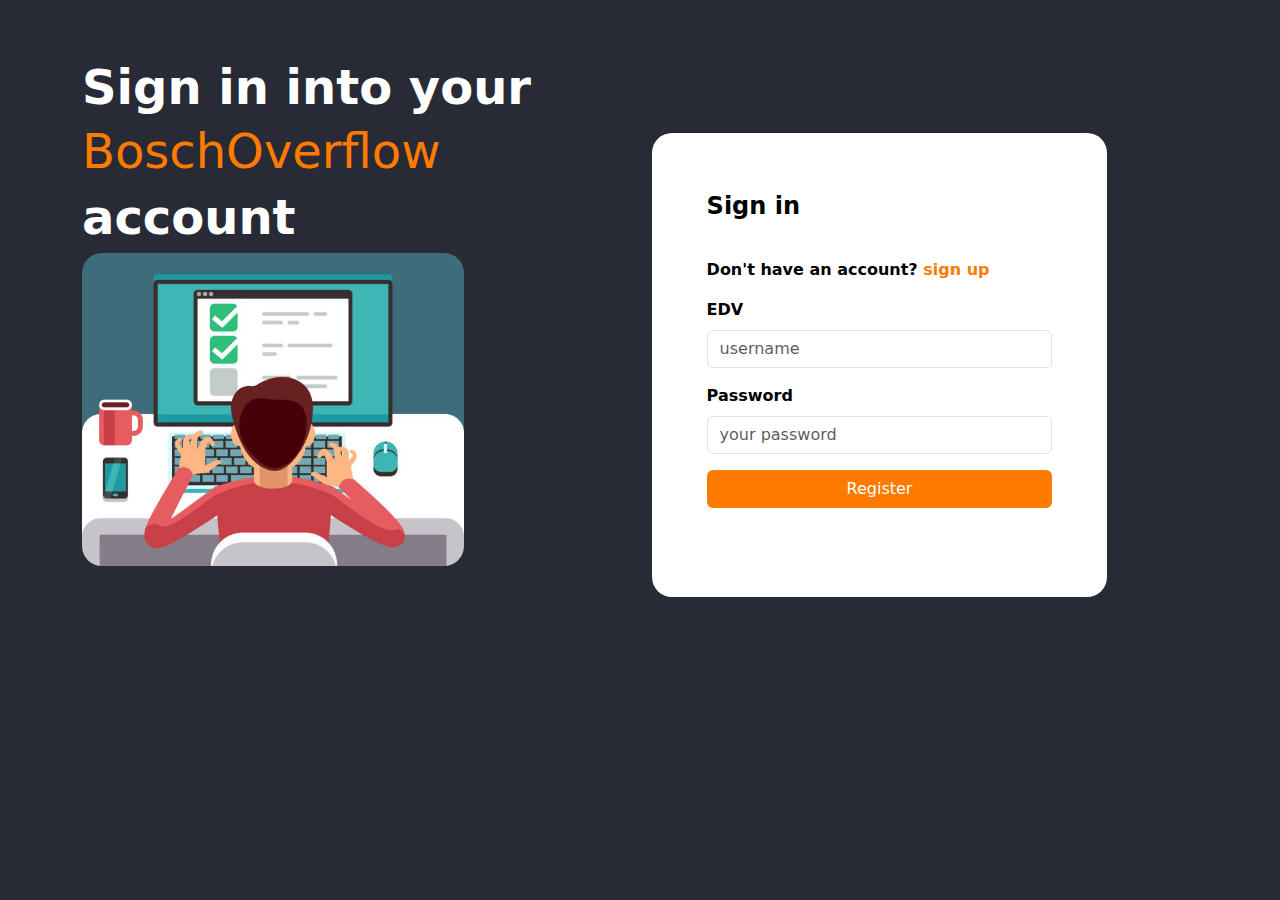
<file: index.html>
<!DOCTYPE html>
<html lang="en">
<head>
    <meta charset="UTF-8">
    <meta name="viewport" content="width=device-width, initial-scale=1.0">
    <title>Document</title>
    <link rel="stylesheet" href="/css/index.css">
    <link rel="stylesheet" href="https://cdn.jsdelivr.net/npm/bootstrap@5.3.3/dist/css/bootstrap.min.css">
</head>
<body>
    <script src="https://cdn.jsdelivr.net/npm/bootstrap@5.3.3/dist/js/bootstrap.bundle.min.js"></script>
        <!-- o css do index e do register é o mesmo (index.css) -->
        <main>
            <div class="container">
              <div class="row">
                <div class="col-12 col-md-6 col-sm-8">
                  <div class="leftDiv">
                    <p class="bigText">Sign in into your</p>
                    <h6 style="color: #ff7B00;font-size: xxx-large;margin: 0;">BoschOverflow</h6>
                    <p class="bigText">account</p>
                    <img class="personComputer" src="/img/personComputer.jpg" alt="">
                  </div>
                </div>
                <div class="col-12 col-md-6 col-sm-8">
                  <div class="rightDiv">
                    <form class="col-md-10">
                      <p style="font-size: x-large; margin-bottom: 10%;">Sign in</p>
                      <p>Don't have an account? <a style="text-decoration: none; color: #ff7B00;" href="/register.html">sign up</a></p>
                      <div class="mb-3">
                        <label for="username" class="form-label">EDV</label>
                        <input type="text" id="username" class="form-control" placeholder="username" aria-label="Username" aria-describedby="basic-addon1">
                      </div>
                      <div class="mb-3">
                        <label for="exampleInputPassword1" class="form-label">Password</label>
                        <input type="password" class="form-control" id="exampleInputPassword1" placeholder="your password">
                      </div>
                      <a href="inicio.html" style="background-color: #ff7b00; color: #FFFFFF; margin-bottom: 10%;" type="submit" class="btn">Register</a>
                    </form>
                  </div>
                </div>
              </div>
            </div>
          </main>
</body>
</html>
</file>
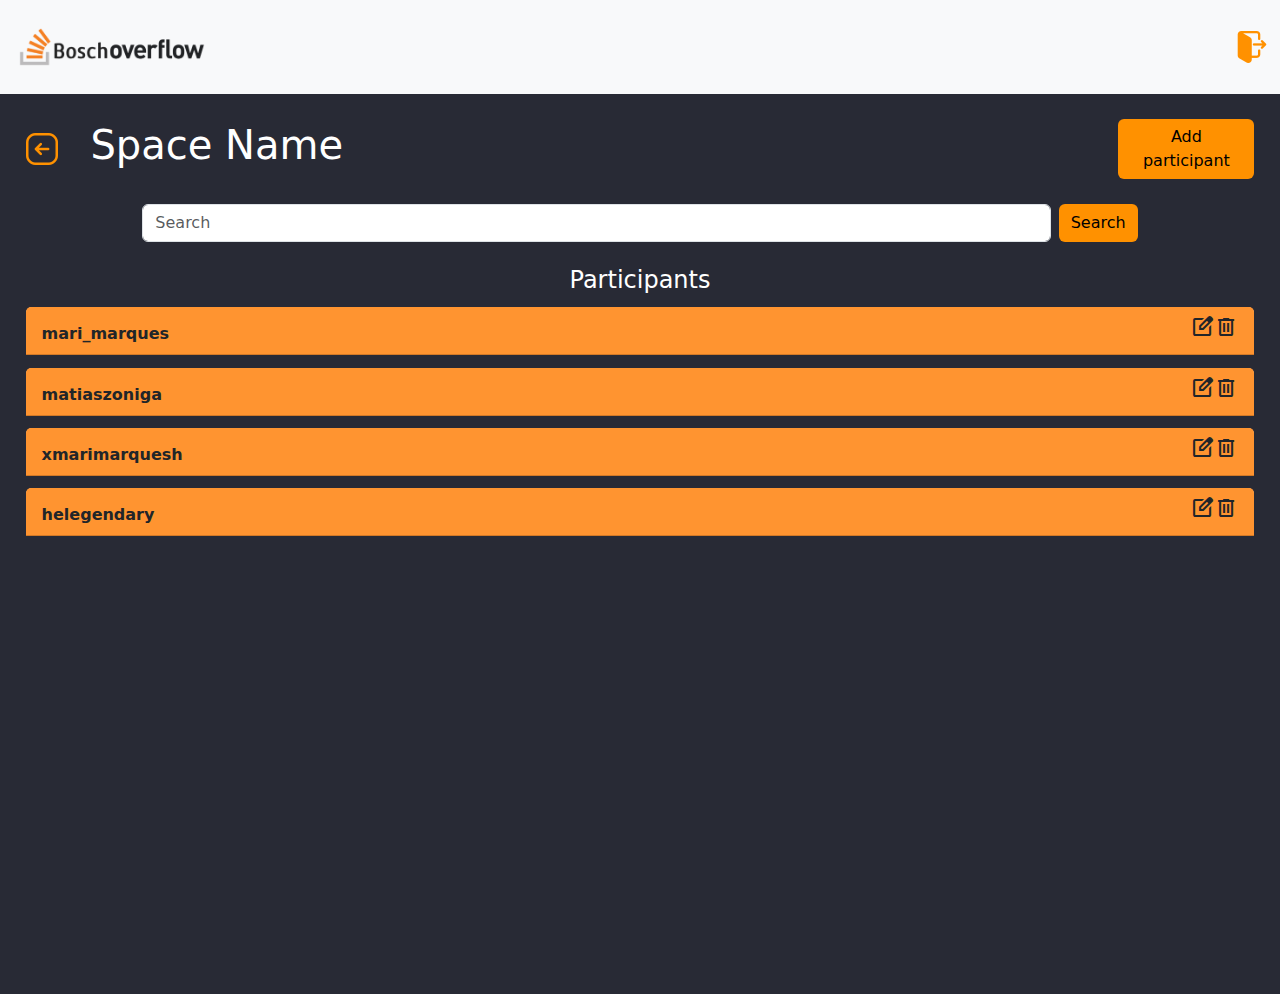
<file: participants.html>
<!DOCTYPE html>
<html lang="en">
<head>
    <meta charset="UTF-8">
    <meta name="viewport" content="width=device-width, initial-scale=1.0">
    <link rel="stylesheet" href="https://cdn.jsdelivr.net/npm/bootstrap@5.3.3/dist/css/bootstrap.min.css">
    <link rel="stylesheet" href="https://fonts.googleapis.com/css2?family=Material+Symbols+Outlined:opsz,wght,FILL,GRAD@24,400,0,0&icon_names=arrow_forward_ios" />
    <link rel="stylesheet" href="https://fonts.googleapis.com/css2?family=Material+Symbols+Outlined:opsz,wght,FILL,GRAD@20..48,100..700,0..1,-50..200&icon_names=arrow_forward_ios,delete,edit_square" />
    <link rel="stylesheet" href="./css/space.css">
    <title>Participants</title>
</head>
<body>
    <div class="modal" tabindex="-1" id="modaldelete">
        <div class="modal-dialog">
          <div class="modal-content">
            <div class="modal-header">
              <h5 class="modal-title">Delete</h5>
              <button type="button" class="btn-close" data-bs-dismiss="modal" aria-label="Close"></button>
            </div>
            <div class="modal-body">
              <h5>Are you sure you want to delete this user?</h5>
            </div>
            <div class="modal-footer">
              <button type="button" class="btn btn-secondary" data-bs-dismiss="modal">Close</button>
              <button type="button" class="btn btn-primary">Delete</button>
            </div>
          </div>
        </div>
      </div>

    <div class="modal" tabindex="-1" id="modal">
        <div class="modal-dialog">
          <div class="modal-content">
            <div class="modal-header">
              <h5 class="modal-title">User</h5>
              <button type="button" class="btn-close" data-bs-dismiss="modal" aria-label="Close"></button>
            </div>
            <div class="modal-body">
                <div class="mb-3">
                    <label class="form-label">Name</label>
                    <input class="form-control" type="text" placeholder="User name...">
                </div>
                <div class="mb-3">
                    <label class="form-label">Admin</label>
                    <input class="form-control" type="text" placeholder="User status...">
                </div>
            </div>
            <div class="modal-footer">
              <button type="button" class="btn btn-secondary" data-bs-dismiss="modal">Close</button>
              <button type="button" class="btn btn-primary">Save</button>
            </div>
          </div>
        </div>
      </div>

    <nav class="navbar bg-body-tertiary">
        <div class="container-fluid">
            <a href="inicio.html">
                <img src="./img/logo.png" alt="">
            </a>
            <a href="index.html">
                <img class="logout" src="./img/sair.png" alt="">
            </a>
        </div>
    </nav>
    <main>
        <div class="myspace">
            <div class="spacemy">
                <a href="space.html">
                    <img src="./img/back.png" alt="" style="width: 32px;">
                </a>
                <h1 class="myspacetitle">Space Name</h1>
            </div>
            <button class="btn btn-outline-success p" type="submit">Add participant</button>
        </div>
        <form class="d-flex" role="search">
            <input class="form-control me-2" type="search" placeholder="Search" aria-label="Search">
            <button class="btn btn-outline-success" type="submit">Search</button>
        </form>
        <div class="questions">
            <h1 style="font-size: 24px; margin-bottom: 1%;">Participants</h1>
            
            <div class="card" style="width: 100%;">
                <div class="card-header question" onclick="toggleAnswer(this)">
                    mari_marques <div><span class="material-symbols-outlined" data-bs-toggle="modal" data-bs-target="#modal">edit_square</span><span class="material-symbols-outlined" data-bs-toggle="modal" data-bs-target="#modaldelete">delete</span></div>
                </div>
            </div>
            
            <div class="card" style="width: 100%;">
                <div class="card-header question" onclick="toggleAnswer(this)">
                    matiaszoniga <div><span class="material-symbols-outlined" data-bs-toggle="modal" data-bs-target="#modal">edit_square</span><span class="material-symbols-outlined" data-bs-toggle="modal" data-bs-target="#modaldelete">delete</span></div>
                </div>
            </div>

            <div class="card" style="width: 100%;">
                <div class="card-header question" onclick="toggleAnswer(this)">
                    xmarimarquesh <div><span class="material-symbols-outlined" data-bs-toggle="modal" data-bs-target="#modal">edit_square</span><span class="material-symbols-outlined">delete</span></div>
                </div> 
            </div>

            <div class="card" style="width: 100%;">
                <div class="card-header question" onclick="toggleAnswer(this)">
                    helegendary <div><span class="material-symbols-outlined" data-bs-toggle="modal" data-bs-target="#modal">edit_square</span><span class="material-symbols-outlined">delete</span></div>
                </div>
            </div>
        </div>
        

    </main>
    <script src="https://cdn.jsdelivr.net/npm/bootstrap@5.3.3/dist/js/bootstrap.bundle.min.js"></script>
    <script>
        function toggleAnswer(header) {
        const ul = header.nextElementSibling; 
        const arrow = header.querySelector('.arrow'); 

        if (ul.style.display === 'none' || ul.style.display === '') {
            ul.style.display = 'block';
            arrow.classList.add('open');
        } else {
            ul.style.display = 'none';
            arrow.classList.remove('open');
        }
    }

    </script>
</body>
</html>
</file>
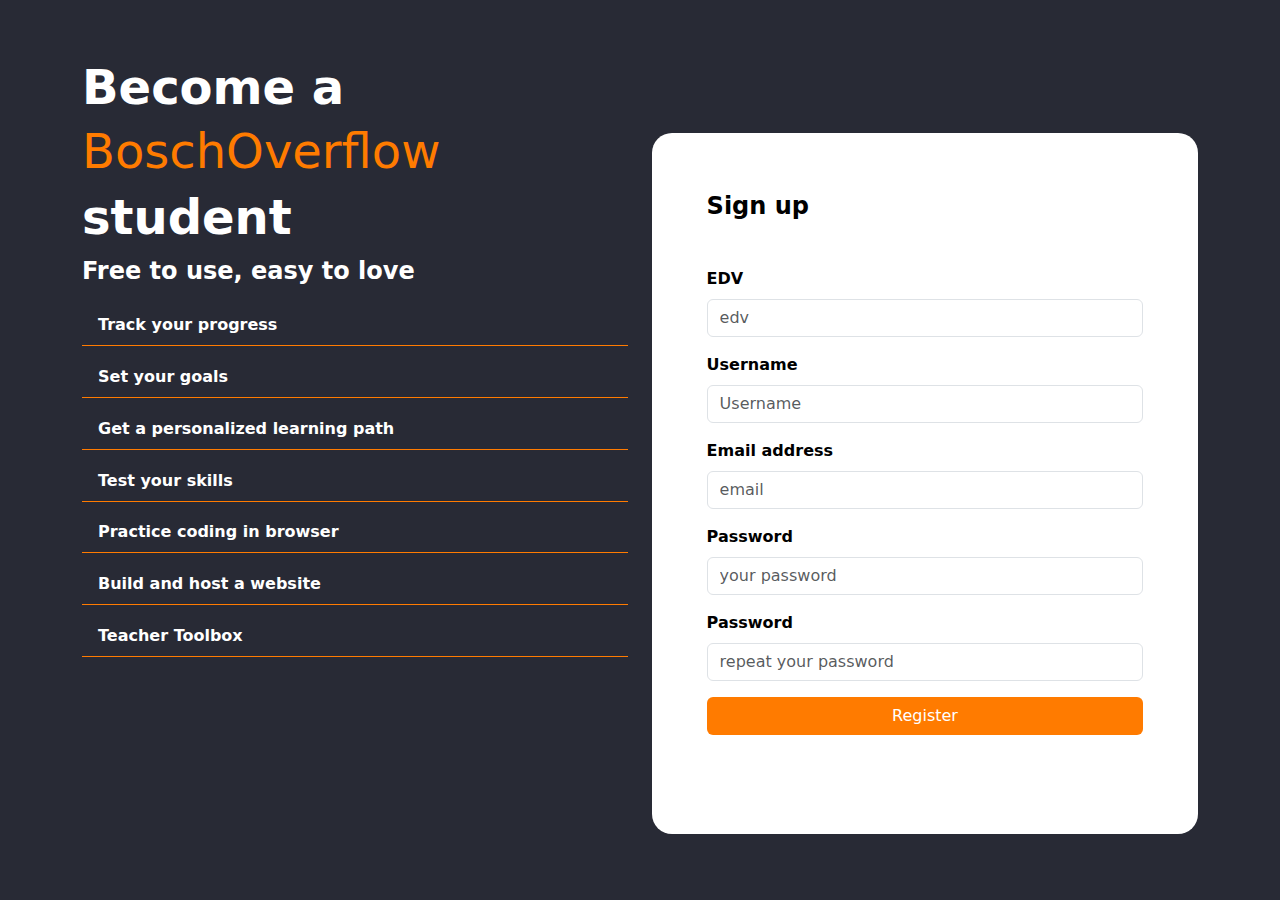
<file: register.html>
<!DOCTYPE html>
<html lang="en">
<head>
    <meta charset="UTF-8">
    <meta name="viewport" content="width=device-width, initial-scale=1.0">
    <title>Document</title>
    <link rel="stylesheet" href="/css/index.css">
    <link rel="stylesheet" href="https://cdn.jsdelivr.net/npm/bootstrap@5.3.3/dist/css/bootstrap.min.css">
</head>
<body>
    <script src="https://cdn.jsdelivr.net/npm/bootstrap@5.3.3/dist/js/bootstrap.bundle.min.js"></script>
 
        <main>
            <div class="container">
              <div class="row">
                <div class="col-12 col-md-6 col-sm-8">
                  <div class="leftDiv">
                    <p class="bigText">Become a</p>
                    <h6 style="color: #ff7B00;font-size: xxx-large;margin: 0;">BoschOverflow</h6>
                    <p class="bigText">student</p>
                    <p style="font-size: x-large; color: #FFFFFF;">Free to use, easy to love</p>
                    <ul class="list-group list-group-flush">
                      <li class="list-group-item bg-transparent text-white">Track your progress</li>
                      <li class="list-group-item bg-transparent text-white">Set your goals</li>
                      <li class="list-group-item bg-transparent text-white">Get a personalized learning path</li>
                      <li class="list-group-item bg-transparent text-white">Test your skills</li>
                      <li class="list-group-item bg-transparent text-white">Practice coding in browser</li>
                      <li class="list-group-item bg-transparent text-white">Build and host a website</li>
                      <li class="list-group-item bg-transparent text-white">Teacher Toolbox</li>
                    </ul>
                  </div>
                </div>
                <div class="col-12 col-md-6 col-sm-8">
                  <div class="rightDiv">
                    <form>
                      <p style="font-size: x-large; margin-bottom: 10%;">Sign up</p>
                      <div class="mb-3">
                        <label for="username" class="form-label">EDV</label>
                        <input type="text" id="username" class="form-control" placeholder="edv" aria-label="Username" aria-describedby="basic-addon1">
                      </div>
                      <div class="mb-3">
                        <label for="username" class="form-label">Username</label>
                        <input type="text" id="username" class="form-control" placeholder="Username" aria-label="Username" aria-describedby="basic-addon1">
                      </div>
                      <div class="mb-3">
                        <label for="userEmail" class="form-label">Email address</label>
                        <input type="email" class="form-control" id="userEmail" aria-describedby="emailHelp" placeholder="email">
                      </div>
                      <div class="mb-3">
                        <label for="userPass" class="form-label">Password</label>
                        <input type="password" class="form-control" id="userPass" placeholder="your password">
                      </div>
                      <div class="mb-3">
                        <label for="repeatedUserPass" class="form-label">Password</label>
                        <input type="password" class="form-control" id="repeatedUserPass" placeholder="repeat your password">
                      </div>
                      <a href="inicio.html" style="background-color: #ff7B00; color: #FFFFFF; margin-bottom: 10%;" type="submit" class="btn">Register</a>
                    </form>
                  </div>
                </div>
              </div>
            </div>
          </main>
</body>
</html>
</file>
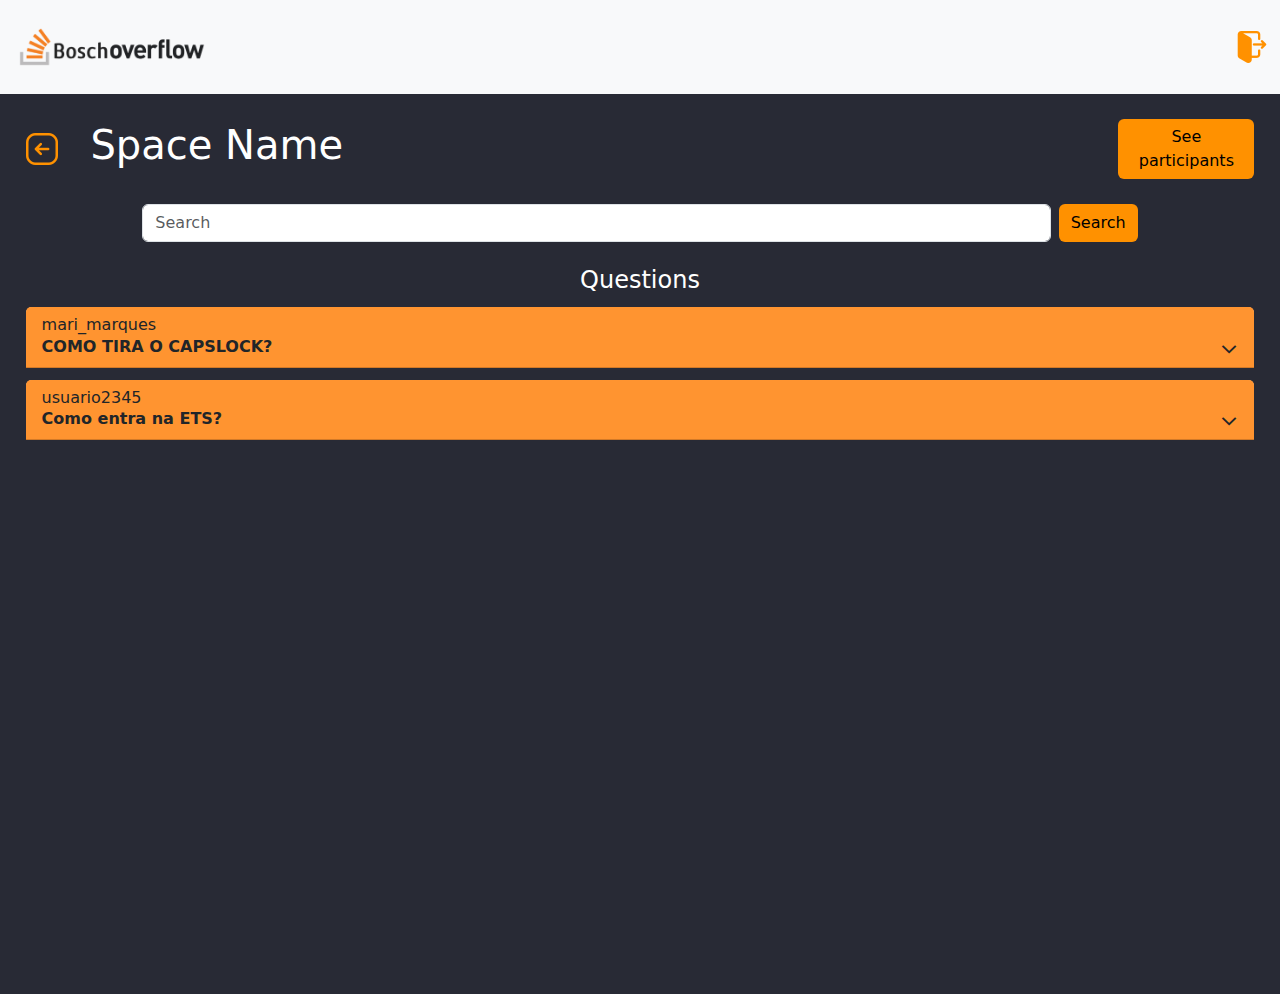
<file: space.html>
<!DOCTYPE html>
<html lang="en">
<head>
    <meta charset="UTF-8">
    <meta name="viewport" content="width=device-width, initial-scale=1.0">
    <link rel="stylesheet" href="https://cdn.jsdelivr.net/npm/bootstrap@5.3.3/dist/css/bootstrap.min.css">
    <link rel="stylesheet" href="https://fonts.googleapis.com/css2?family=Material+Symbols+Outlined:opsz,wght,FILL,GRAD@24,400,0,0&icon_names=arrow_forward_ios" />
    <link rel="stylesheet" href="https://fonts.googleapis.com/css2?family=Material+Symbols+Outlined:opsz,wght,FILL,GRAD@20..48,100..700,0..1,-50..200&icon_names=arrow_forward_ios" />
    <link rel="stylesheet" href="./css/space.css">
    <title>Space</title>
</head>
<body>
    <nav class="navbar bg-body-tertiary">
        <div class="container-fluid">
            <a href="inicio.html">
                <img src="./img/logo.png" alt="">
            </a>
            <a href="index.html">
                <img class="logout" src="./img/sair.png" alt="">
            </a>
        </div>
    </nav>
    <main>
        <div class="myspace">
            <div class="spacemy">
                <a href="inicio.html">
                    <img src="./img/back.png" alt="" style="width: 32px;">
                </a>
                <h1 class="myspacetitle">Space Name</h1>
            </div>
            <button class="btn btn-outline-success p" type="submit">See participants</button>
        </div>
        <form class="d-flex" role="search">
            <input class="form-control me-2" type="search" placeholder="Search" aria-label="Search">
            <button class="btn btn-outline-success" type="submit">Search</button>
        </form>
        <div class="questions">
            <h1 style="font-size: 24px; margin-bottom: 1%;">Questions</h1>
            
            <div class="card" style="width: 100%;">
                <div class="card-header question" onclick="toggleAnswer(this)">
                    <div><h6>mari_marques</h6>COMO TIRA O CAPSLOCK?</div> <span class="material-symbols-outlined arrow">arrow_forward_ios</span>
                </div>
                <ul class="list-group list-group-flush" style="display: none;">
                    <li class="list-group-item li"><h6>matiaszoniga</h6>SE DESCOBRIR ME AVISA</li>
                    <li class="list-group-item li"><h6>helegendary</h6>Aperta o botão alt + f4</li>
                </ul>
            </div>
            
            <div class="card" style="width: 100%;">
                <div class="card-header question" onclick="toggleAnswer(this)">
                    <div><h6>usuario2345</h6>Como entra na ETS?</div> <span class="material-symbols-outlined arrow">arrow_forward_ios</span>
                </div>
                <ul class="list-group list-group-flush" style="display: none;">
                    <li class="list-group-item li"><h6>matiaszoniga</h6>Processo seletivo e tals</li>
                </ul>
            </div>
        </div>
        

    </main>
    <script src="https://cdn.jsdelivr.net/npm/bootstrap@5.3.3/dist/js/bootstrap.bundle.min.js"></script>
    <script>
        function toggleAnswer(header) {
        const ul = header.nextElementSibling; 
        const arrow = header.querySelector('.arrow'); 

        if (ul.style.display === 'none' || ul.style.display === '') {
            ul.style.display = 'block';
            arrow.classList.add('open');
        } else {
            ul.style.display = 'none';
            arrow.classList.remove('open');
        }
    }

    </script>
</body>
</html>
</file>
<file: css/index.css>
*{
    font-family: system-ui, -apple-system, BlinkMacSystemFont, 'Segoe UI', Roboto, Oxygen, Ubuntu, Cantarell, 'Open Sans', 'Helvetica Neue', sans-serif;
    font-weight: 600;
}

body{
    background-color: #282A35 !important;
}
main{
    display: flex;
    flex-direction: column;
    justify-content: center;
    align-items: center;
    flex-wrap: wrap;
    margin-top: 4%;
}

.mainDiv{
    display: flex;
    flex-direction: row;
}

.bigText{
    font-size:xxx-large;
    margin: 0;
    color:#FFFFFF;
}
.list-group-item{
    margin-bottom: 2%;
    border-bottom:1px solid #ff7B00 !important;
}

.personComputer{
    height: 10%;
    width: 70%;
    border-radius: 20px;
}

form{
    background-color: #FFFFFF;
    padding: 10%;
    border-radius: 20px;
    color:#000000;
    width: 100%;
    margin-top: 15%;
    height: 80%;
}
.mb-3{
    color: #000000;
}
.btn{
    width: 100%;
}
</file>
<file: css/space.css>
img {
    width: 200px;
}

.logout{
    width: 32px;
    margin-right: 1%;
}

main{
    display: flex;
    flex-direction: column;
    align-items: center; 
    justify-content: flex-start;
    width: 100%;
    min-height: 100vh;
    background-color: #282A35;
    padding: 2%;
    color: white;
}

.spacemy{
    display: flex;
    align-items: center;
    flex-direction: row;
    justify-content: flex-start;
    gap: 3%;
    width: 100%;
}

.p{
    width: 150px;
}

.pa{
    background-color: white !important;
    margin-right: 2%;
}

.div{
    width: 200px;
    display: flex;
    justify-content: space-around;
}

.q{
    display: flex;
    flex-direction: row;
    margin: 1%;
    justify-content: space-between;
    width: 100%;
    align-items: center;
    color: white;
}

.myspace{
    width: 100%;
    display: flex;
    align-items: center;
    flex-direction: row;
    justify-content: flex-start;
}

.questions{
    width: 100%;
    margin-top: 2%;
    display: flex;
    align-items: center;
    flex-direction: column;
    justify-content: center;
}

.card{
    margin-bottom: 1%;
    border: none;
}

.question{
    font-weight: bold;
    cursor: pointer;
    background-color: #ff9430;
    gap: 1%;
    align-items: end;
    display: flex;
    justify-content: space-between;
}

.question h6{
    margin-bottom: 0;
}

.arrow {
    font-size: 18px;
    transition: transform 0.3s ease;
    cursor: pointer;
    transform: rotate(90deg);
}

.arrow.open {
    transform: rotate(270deg);
}


.li{
    display: flex;
    flex-direction: row;
    align-items: center;
    gap: 1%;
}

.li h6{
    margin-bottom: 0px;
}


.btn{
    background-color: #FF9100;
    color: black;
    border-width: 0;
}

.btn:hover{
    background-color: #ff7b00;
    color: black;
}

.d-flex{
    margin-top: 2%;
    width: 81%;
}
</file>
